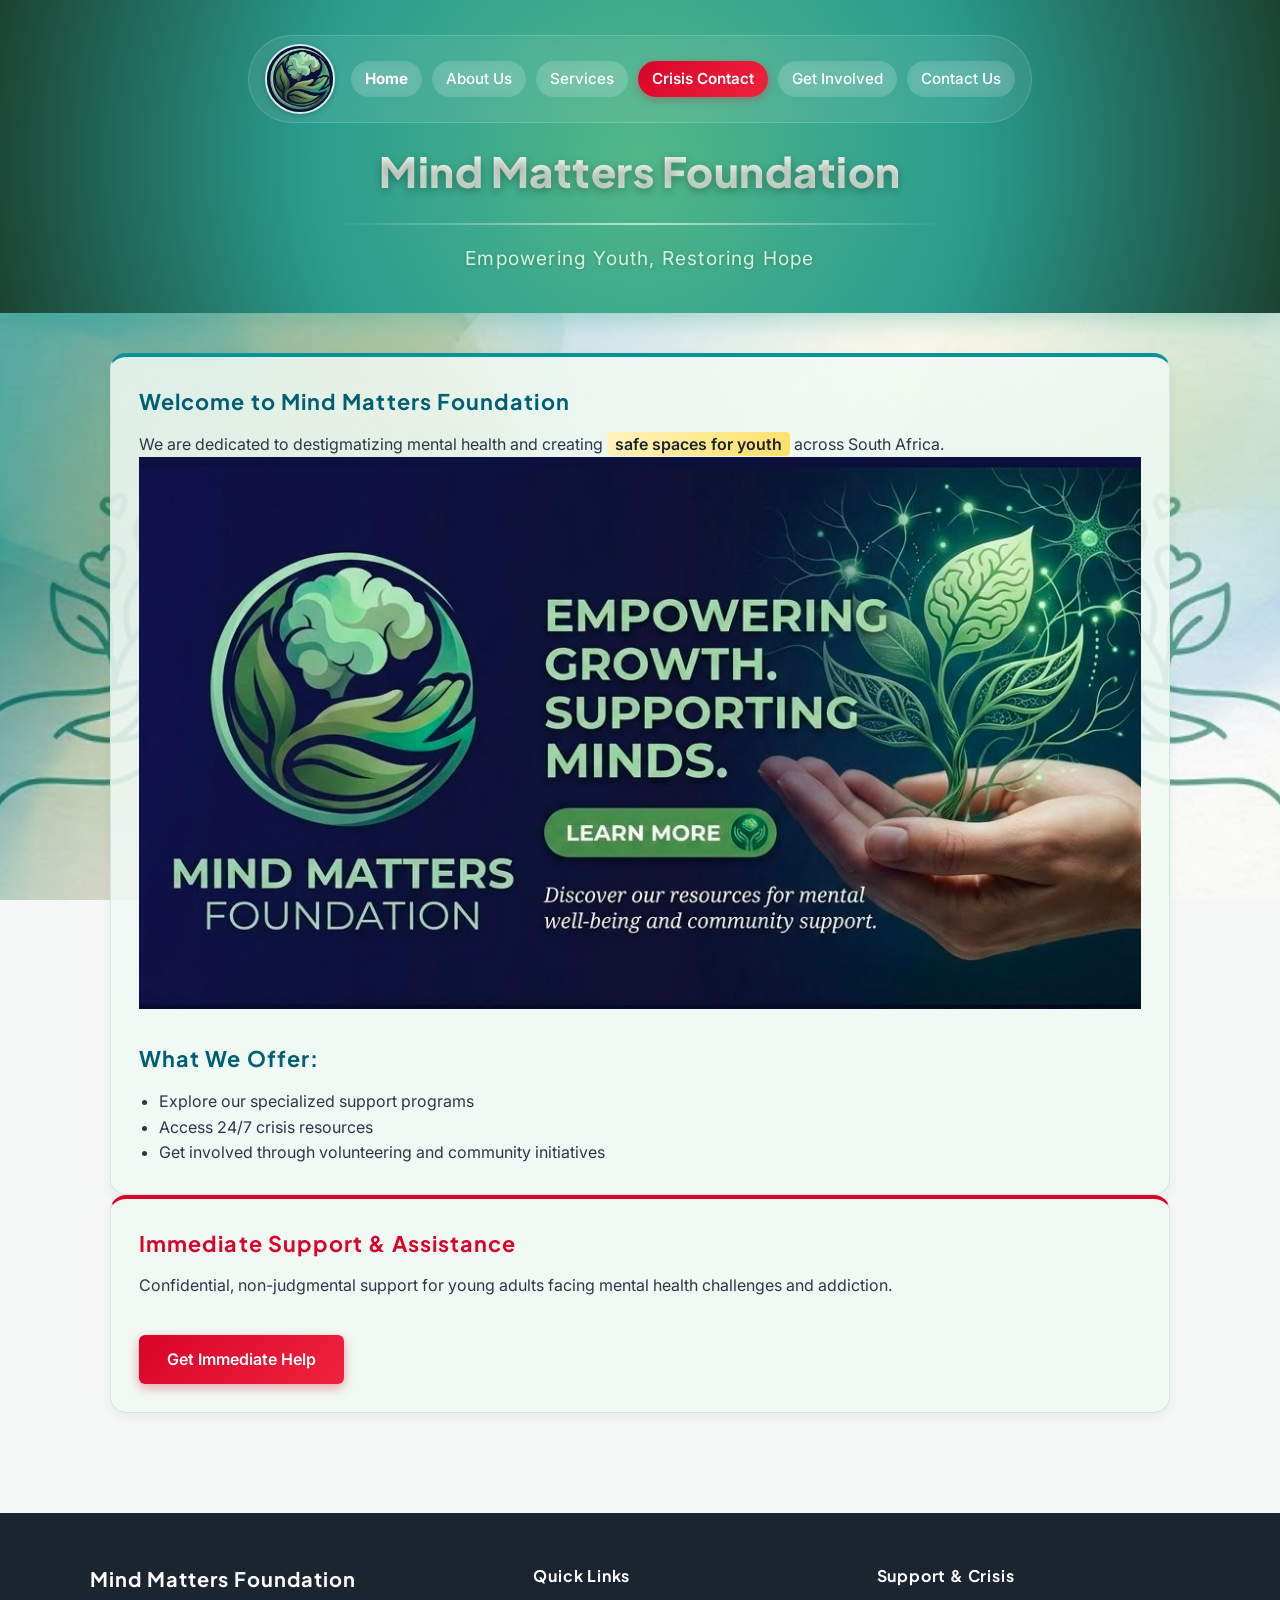
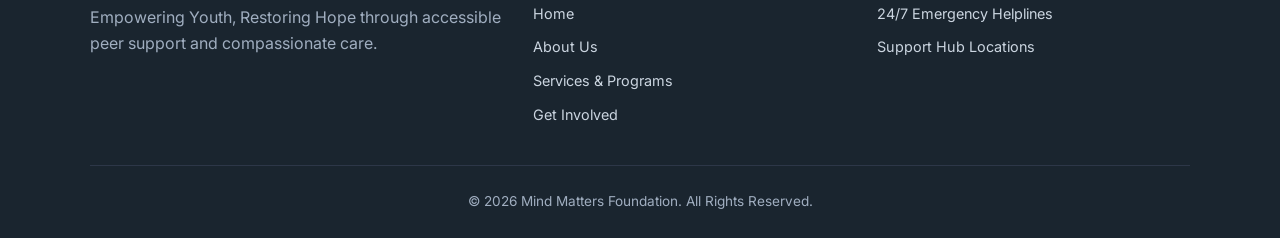
<file: index.html>
<!doctype html>
<html lang="en">
  <head>
    <meta charset="UTF-8" />
    <meta name="viewport" content="width=device-width, initial-scale=1.0" />
    <title>Mind Matters Foundation | Home</title>
    <!-- External CSS Stylesheet Reference -->
    <link rel="stylesheet" href="_css-assets/styles.css" />
  </head>

  <body>
    <!-- Site Header Container: Houses brand logo, primary navigation, and main title -->
    <header>
      <!-- Primary Navigation Bar -->
      <!-- Reference: W3C, 2026. HTML Semantic Elements - <nav> Usage. [online] Available at: https://www.w3.org/TR/html52/sections.html#the-nav-element [Accessed 20 August 2026]. -->
      <nav>
        <img
          src="_images/logo.jpeg"
          alt="Mind Matters Foundation Logo"
          width="100"
        />
        <a href="index.html"><strong>Home</strong></a>
        <a href="about.html">About Us</a>
        <a href="services.html">Services</a>
        <a href="crisis.html" class="nav-crisis-btn">Crisis Contact</a>
        <a href="enquiry.html">Get Involved</a>
        <a href="contact.html">Contact Us</a>
      </nav>

      <!-- Main Heading Banner -->
      <h1>Mind Matters Foundation</h1>
      <hr />
      <p><em>Empowering Youth, Restoring Hope</em></p>
    </header>

    <!-- Main Content Body -->
    <!-- Reference: MDN Web Docs, 2026. <main>: The Main Content element. [online] Available at: https://developer.mozilla.org/en-US/docs/Web/HTML/Element/main [Accessed 20 August 2026]. -->
    <main>
      <!-- Section 1: Welcome Overview Card -->
      <section class="card">
        <h2>Welcome to Mind Matters Foundation</h2>
        <p>
          We are dedicated to destigmatizing mental health and creating
          <mark>safe spaces for youth</mark> across South Africa.
        </p>

        <!-- Hero Banner Graphic -->
        <img
          src="_images/hero_banner.jpeg"
          alt="Youth Mental Health Support Banner"
        />

        <br /><br />
        <h3>What We Offer:</h3>
        <ul>
          <li>Explore our specialized support programs</li>
          <li>Access 24/7 crisis resources</li>
          <li>Get involved through volunteering and community initiatives</li>
        </ul>
      </section>

      <!-- Section 2: Immediate Support Callout Card -->
      <section class="card crisis-card">
        <h2>Immediate Support &amp; Assistance</h2>
        <p>
          Confidential, non-judgmental support for young adults facing mental
          health challenges and addiction.
        </p>
        <br />
        <p>
          <a href="crisis.html" class="btn-danger">Get Immediate Help</a>
        </p>
      </section>
    </main>

    <!-- Site Footer: Displays site-wide brand info, quick navigation links, and copyright -->
    <!-- Reference: GeeksforGeeks, 2026. HTML5 Footer Element. [online] Available at: https://www.geeksforgeeks.org/html5-footer-tag/ [Accessed 20 August 2026]. -->
    <footer>
      <div class="footer-container">
        <!-- Brand Summary Column -->
        <div class="footer-brand">
          <h4>Mind Matters Foundation</h4>
          <p>
            Empowering Youth, Restoring Hope through accessible peer support and
            compassionate care.
          </p>
        </div>
        <!-- Quick Links Column -->
        <div class="footer-links">
          <h5>Quick Links</h5>
          <ul>
            <li><a href="index.html">Home</a></li>
            <li><a href="about.html">About Us</a></li>
            <li><a href="services.html">Services &amp; Programs</a></li>
            <li><a href="enquiry.html">Get Involved</a></li>
          </ul>
        </div>
        <!-- Emergency Helplines Column -->
        <div class="footer-links">
          <h5>Support & Crisis</h5>
          <ul>
            <li><a href="crisis.html">24/7 Emergency Helplines</a></li>
            <li><a href="contact.html">Support Hub Locations</a></li>
          </ul>
        </div>
      </div>
      <!-- Copyright Notice -->
      <div class="footer-bottom">
        <p>&copy; 2026 Mind Matters Foundation. All Rights Reserved.</p>
      </div>
    </footer>
  </body>
</html>
</file>
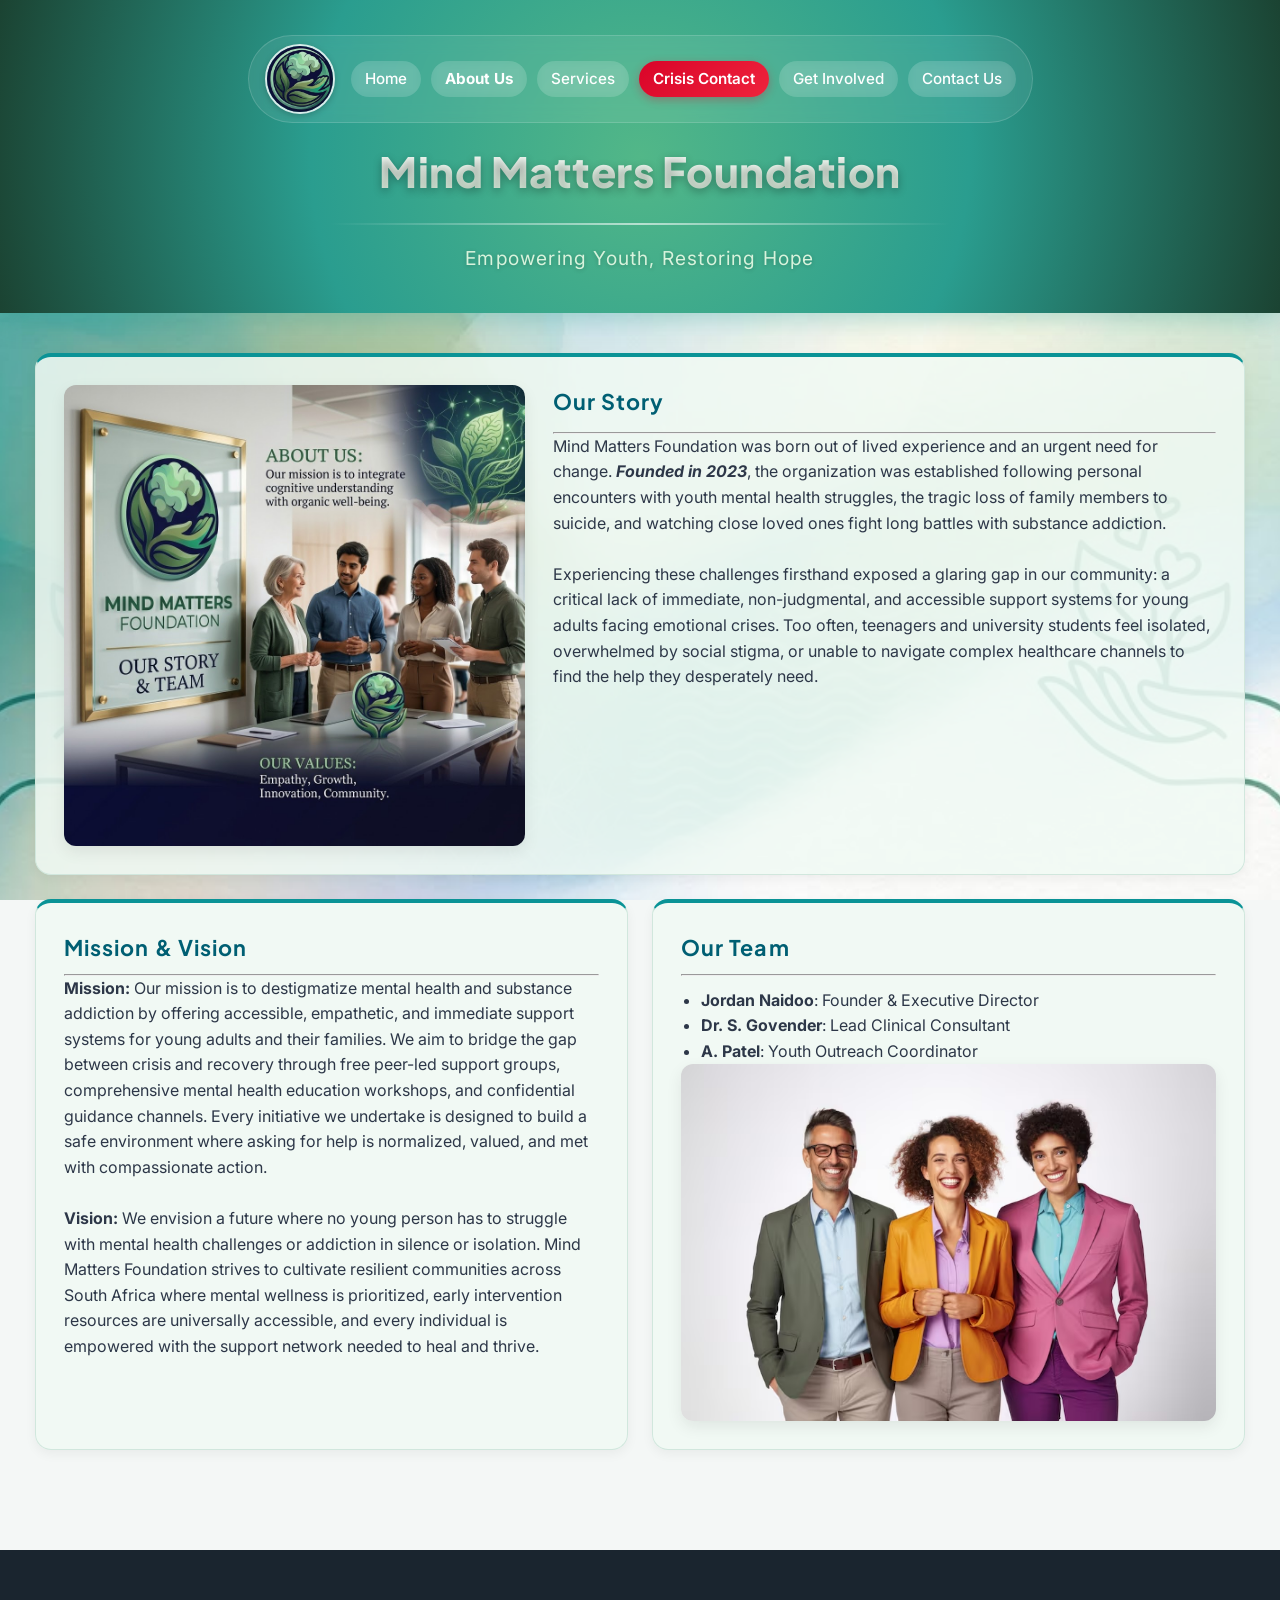
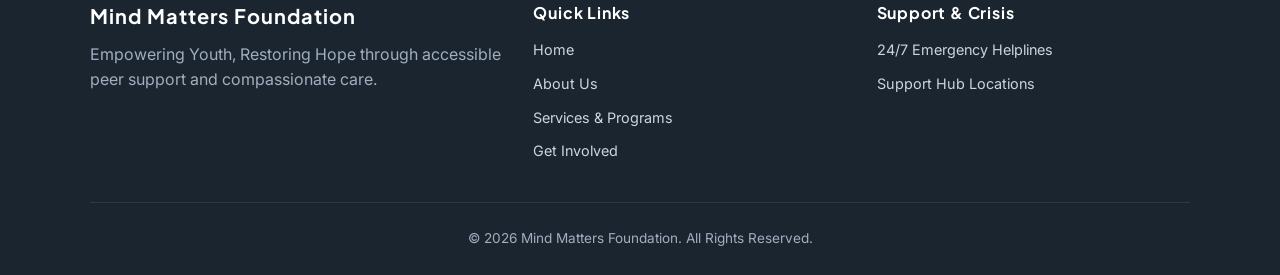
<file: about.html>
<!doctype html>
<html lang="en">

<head>
  <meta charset="UTF-8" />
  <meta name="viewport" content="width=device-width, initial-scale=1.0" />
  <title>Mind Matters Foundation | About Us</title>
  <!-- External CSS Stylesheet Reference -->
  <link rel="stylesheet" href="_css-assets/styles.css" />
</head>

<body>
  <!-- Site Header Container -->
  <header>
    <!-- Primary Navigation Menu -->
    <!-- Reference: W3C, 2026. HTML Semantic Elements - <nav> Usage. [online] Available at: https://www.w3.org/TR/html52/sections.html#the-nav-element [Accessed 20 August 2026]. -->
    <nav>
      <img src="_images/logo.jpeg" alt="Mind Matters Foundation Logo" width="30" />
      <a href="index.html">Home</a>
      <a href="about.html"><strong>About Us</strong></a>
      <a href="services.html">Services</a>
      <a href="crisis.html" class="nav-crisis-btn">Crisis Contact</a>
      <a href="enquiry.html">Get Involved</a>
      <a href="contact.html">Contact Us</a>
    </nav>

    <h1>Mind Matters Foundation</h1>
    <hr />
    <p><em>Empowering Youth, Restoring Hope</em></p>
  </header>

  <!-- Main Content Area: Structured 2-Column About Us Section -->
  <!-- Reference: MDN Web Docs, 2026. Structural Elements in HTML. [online] Available at: https://developer.mozilla.org/en-US/docs/Learn/HTML/Introduction_to_HTML/Document_and_element_structure [Accessed 20 August 2026]. -->
  <main class="about-main">
    <div class="about-container">
      <!-- Top Card: Picture and Our Story Combined -->
      <div class="card story-card">
        <div class="about-image">
          <img src="_images/about_us.jpg" alt="Employees and clients happily conversing in our office lobby" />
        </div>

        <div class="story-content">
          <section>
            <h2>Our Story</h2>
            <hr />
            <p>
              Mind Matters Foundation was born out of lived experience and an
              urgent need for change. <strong><em>Founded in 2023</em></strong>, the organization was
              established following personal encounters with youth mental
              health struggles, the tragic loss of family members to suicide,
              and watching close loved ones fight long battles with substance
              addiction.
            </p>
            <br />
            <p>
              Experiencing these challenges firsthand exposed a glaring gap in
              our community: a critical lack of immediate, non-judgmental, and
              accessible support systems for young adults facing emotional
              crises. Too often, teenagers and university students feel
              isolated, overwhelmed by social stigma, or unable to navigate
              complex healthcare channels to find the help they desperately
              need.
            </p>
          </section>
        </div>
      </div>

      <!-- Bottom Grid: Mission & Vision Card (Left) and Our Team Card (Right) -->
      <div class="about-grid">
        <!-- Card Left: Mission & Vision -->
        <div class="card mission-vision-card">
          <section>
            <h3>Mission & Vision</h3>
            <hr />
            <p>
              <strong>Mission:</strong> Our mission is to destigmatize mental
              health and substance addiction by offering accessible,
              empathetic, and immediate support systems for young adults and
              their families. We aim to bridge the gap between crisis and
              recovery through free peer-led support groups, comprehensive
              mental health education workshops, and confidential guidance
              channels. Every initiative we undertake is designed to build a
              safe environment where asking for help is normalized, valued,
              and met with compassionate action.
            </p>
            <br />
            <p>
              <strong>Vision:</strong> We envision a future where no young
              person has to struggle with mental health challenges or
              addiction in silence or isolation. Mind Matters Foundation
              strives to cultivate resilient communities across South Africa
              where mental wellness is prioritized, early intervention
              resources are universally accessible, and every individual is
              empowered with the support network needed to heal and thrive.
            </p>
          </section>
        </div>

        <!-- Card Right: Key Leadership Team List -->
        <div class="card team-card">
          <section>
            <h3>Our Team</h3>
            <hr />
            <ul>
              <li>
                <strong>Jordan Naidoo</strong>: Founder & Executive Director
              </li>
              <li>
                <strong>Dr. S. Govender</strong>: Lead Clinical Consultant
              </li>
              <li><strong>A. Patel</strong>: Youth Outreach Coordinator</li>
            </ul>

            <div class="team-image">
              <img src="_images/team.avif" alt="Our team">
          </section>
        </div>
      </div>
    </div>
  </main>

  <!-- Site Footer Component -->
  <!-- Reference: GeeksforGeeks, 2026. HTML5 Footer Element. [online] Available at: https://www.geeksforgeeks.org/html5-footer-tag/ [Accessed 20 August 2026]. -->
  <footer>
    <div class="footer-container">
      <div class="footer-brand">
        <h4>Mind Matters Foundation</h4>
        <p>
          Empowering Youth, Restoring Hope through accessible peer support and
          compassionate care.
        </p>
      </div>
      <div class="footer-links">
        <h5>Quick Links</h5>
        <ul>
          <li><a href="index.html">Home</a></li>
          <li><a href="about.html">About Us</a></li>
          <li><a href="services.html">Services &amp; Programs</a></li>
          <li><a href="enquiry.html">Get Involved</a></li>
        </ul>
      </div>
      <div class="footer-links">
        <h5>Support & Crisis</h5>
        <ul>
          <li><a href="crisis.html">24/7 Emergency Helplines</a></li>
          <li><a href="contact.html">Support Hub Locations</a></li>
        </ul>
      </div>
    </div>
    <div class="footer-bottom">
      <p>&copy; 2026 Mind Matters Foundation. All Rights Reserved.</p>
    </div>
  </footer>
</body>

</html>
</file>
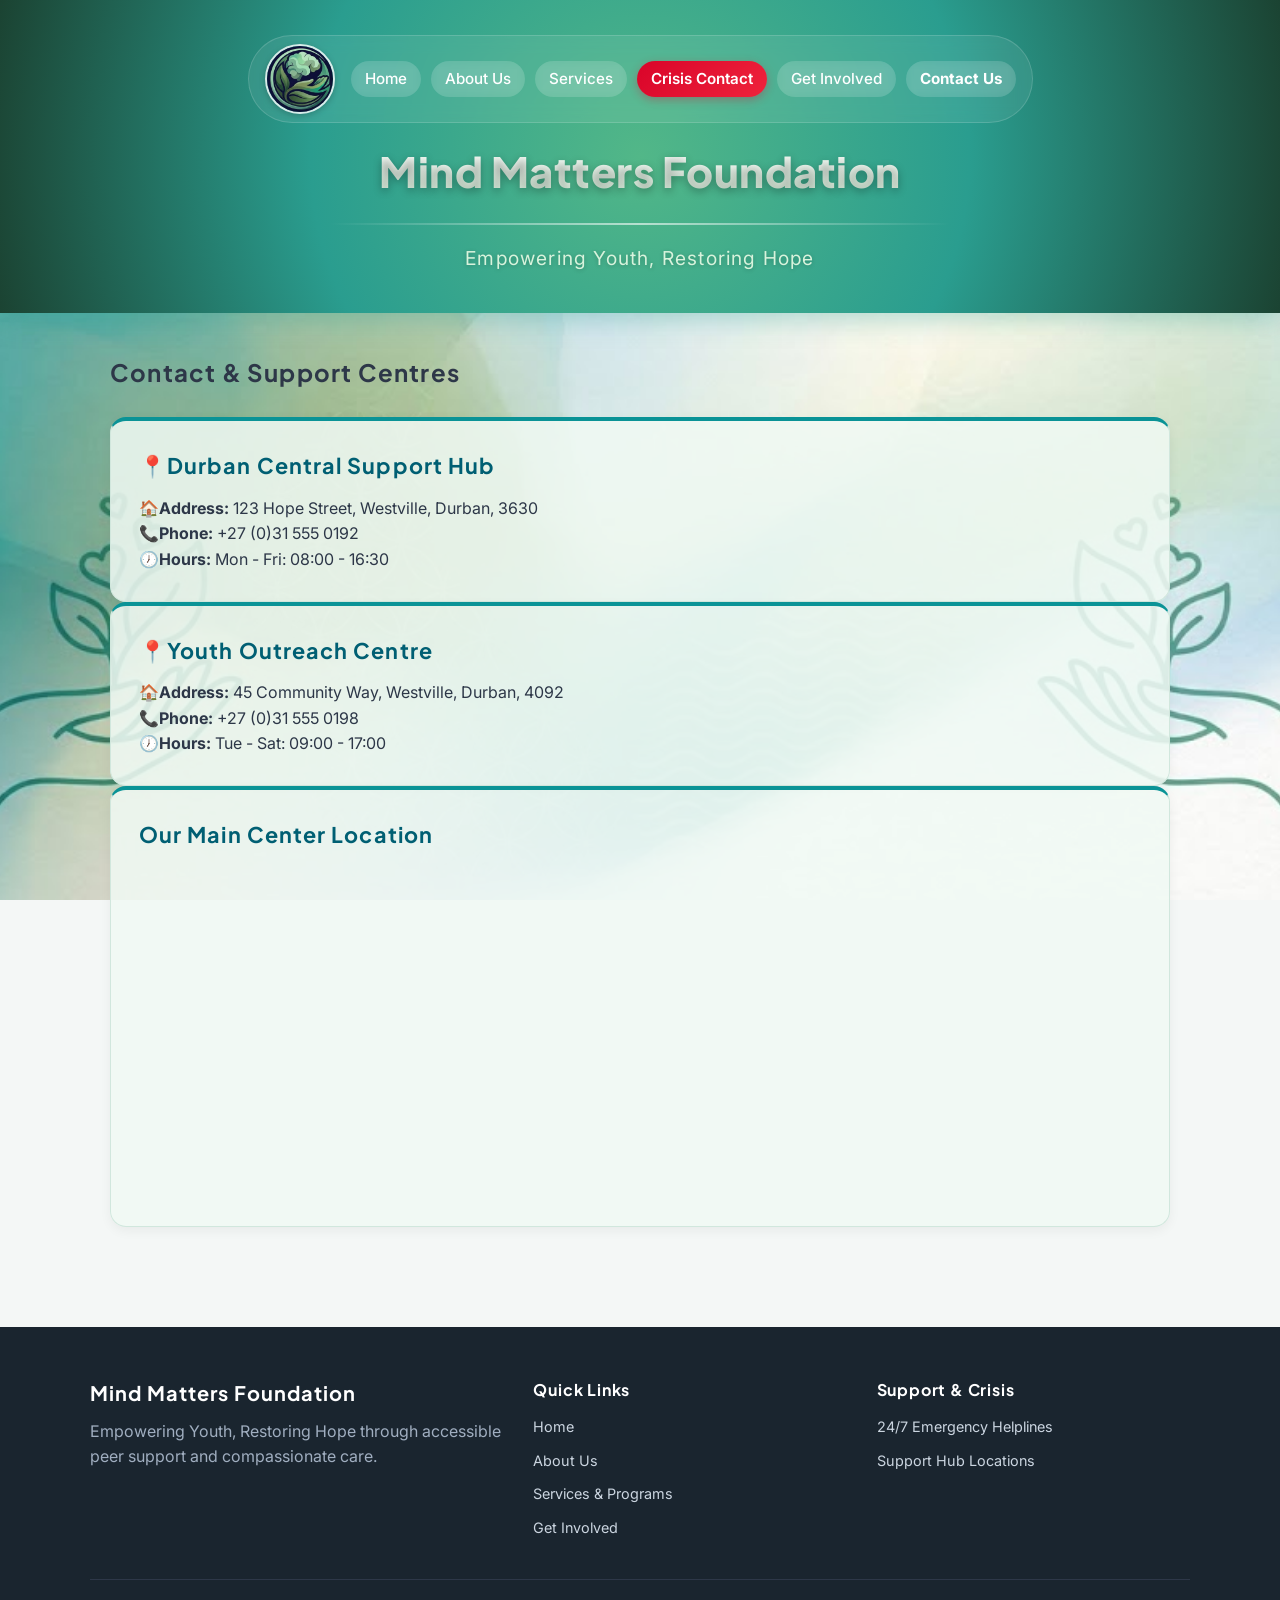
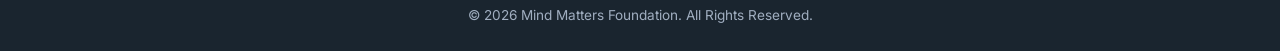
<file: contact.html>
<!doctype html>
<html lang="en">
  <head>
    <meta charset="UTF-8" />
    <meta name="viewport" content="width=device-width, initial-scale=1.0" />
    <title>Mind Matters Foundation | Contact Us</title>
    <!-- External CSS Stylesheet Reference -->
    <link rel="stylesheet" href="_css-assets/styles.css" />
  </head>
  <body>
    <!-- Site Header Container: Houses brand logo, primary navigation, and main title -->
    <header>
      <!-- Primary Navigation Bar -->
      <!-- Reference: W3C, 2026. HTML Semantic Elements - <nav> Usage. [online] Available at: https://www.w3.org/TR/html52/sections.html#the-nav-element [Accessed 20 August 2026]. -->
      <nav>
        <img
          src="_images/logo.jpeg"
          alt="Mind Matters Foundation Logo"
          width="30"
        />
        <a href="index.html">Home</a>
        <a href="about.html">About Us</a>
        <a href="services.html">Services</a>
        <a href="crisis.html" class="nav-crisis-btn">Crisis Contact</a>
        <a href="enquiry.html">Get Involved</a>
        <a href="contact.html"><strong>Contact Us</strong></a>
      </nav>

      <!-- Main Heading Banner -->
      <h1>Mind Matters Foundation</h1>
      <hr />
      <p><em>Empowering Youth, Restoring Hope</em></p>
    </header>

    <!-- Main Content Area: Support Center Locations and Interactive Map -->
    <!-- Reference: MDN Web Docs, 2026. <main>: The Main Content element. [online] Available at: https://developer.mozilla.org/en-US/docs/Web/HTML/Element/main [Accessed 20 August 2026]. -->
    <main>
      <h2>Contact & Support Centres</h2>
      <br />

      <!-- Hub 1: Main Support Hub Details Card -->
      <section class="card">
        <h3>📍Durban Central Support Hub</h3>
        <p>
          <strong>🏠Address:</strong> 123 Hope Street, Westville, Durban, 3630
        </p>
        <p><strong>📞Phone:</strong> +27 (0)31 555 0192</p>
        <p><strong>🕖Hours:</strong> Mon - Fri: 08:00 - 16:30</p>
      </section>

      <!-- Hub 2: Youth Outreach Centre Details Card -->
      <section class="card">
        <h3>📍Youth Outreach Centre</h3>
        <p>
          <strong>🏠Address:</strong> 45 Community Way, Westville, Durban, 4092
        </p>
        <p><strong>📞Phone:</strong> +27 (0)31 555 0198</p>
        <p><strong>🕖Hours:</strong> Tue - Sat: 09:00 - 17:00</p>
      </section>

      <!-- Interactive Map Section Card -->
      <!-- Reference: W3Schools, 2026. HTML Iframe Tag. [online] Available at: https://www.w3schools.com/tags/tag_iframe.asp [Accessed 20 August 2026]. -->
      <section class="card">
        <h3>Our Main Center Location</h3>
        <br />
        <iframe
          src="https://www.google.com/maps/embed?pb=!1m18!1m12!1m3!1d3460.0!2d30.9333!3d-29.8333!2m3!1f0!2f0!3f0!3m2!1i1024!2i768!4f13.1!3m3!1m2!1s0x0%3A0x0!2zMjk_NDknNTguOCJTIDMwwrA1NicwMC4wIkU!5e0!3m2!1sen!2sza!4v1620000000000"
          width="100%"
          height="300"
          style="border: 0; border-radius: 8px"
          loading="lazy"
        ></iframe>
      </section>
    </main>

    <!-- Site Footer Component: Multi-column navigation and legal notice -->
    <!-- Reference: GeeksforGeeks, 2026. HTML5 Footer Element. [online] Available at: https://www.geeksforgeeks.org/html5-footer-tag/ [Accessed 20 August 2026]. -->
    <footer>
      <div class="footer-container">
        <!-- Brand Summary Column -->
        <div class="footer-brand">
          <h4>Mind Matters Foundation</h4>
          <p>
            Empowering Youth, Restoring Hope through accessible peer support and
            compassionate care.
          </p>
        </div>
        <!-- Quick Links Column -->
        <div class="footer-links">
          <h5>Quick Links</h5>
          <ul>
            <li><a href="index.html">Home</a></li>
            <li><a href="about.html">About Us</a></li>
            <li><a href="services.html">Services &amp; Programs</a></li>
            <li><a href="enquiry.html">Get Involved</a></li>
          </ul>
        </div>
        <!-- Emergency Helplines Column -->
        <div class="footer-links">
          <h5>Support & Crisis</h5>
          <ul>
            <li><a href="crisis.html">24/7 Emergency Helplines</a></li>
            <li><a href="contact.html">Support Hub Locations</a></li>
          </ul>
        </div>
      </div>
      <!-- Copyright Notice -->
      <div class="footer-bottom">
        <p>&copy; 2026 Mind Matters Foundation. All Rights Reserved.</p>
      </div>
    </footer>
  </body>
</html>
</file>
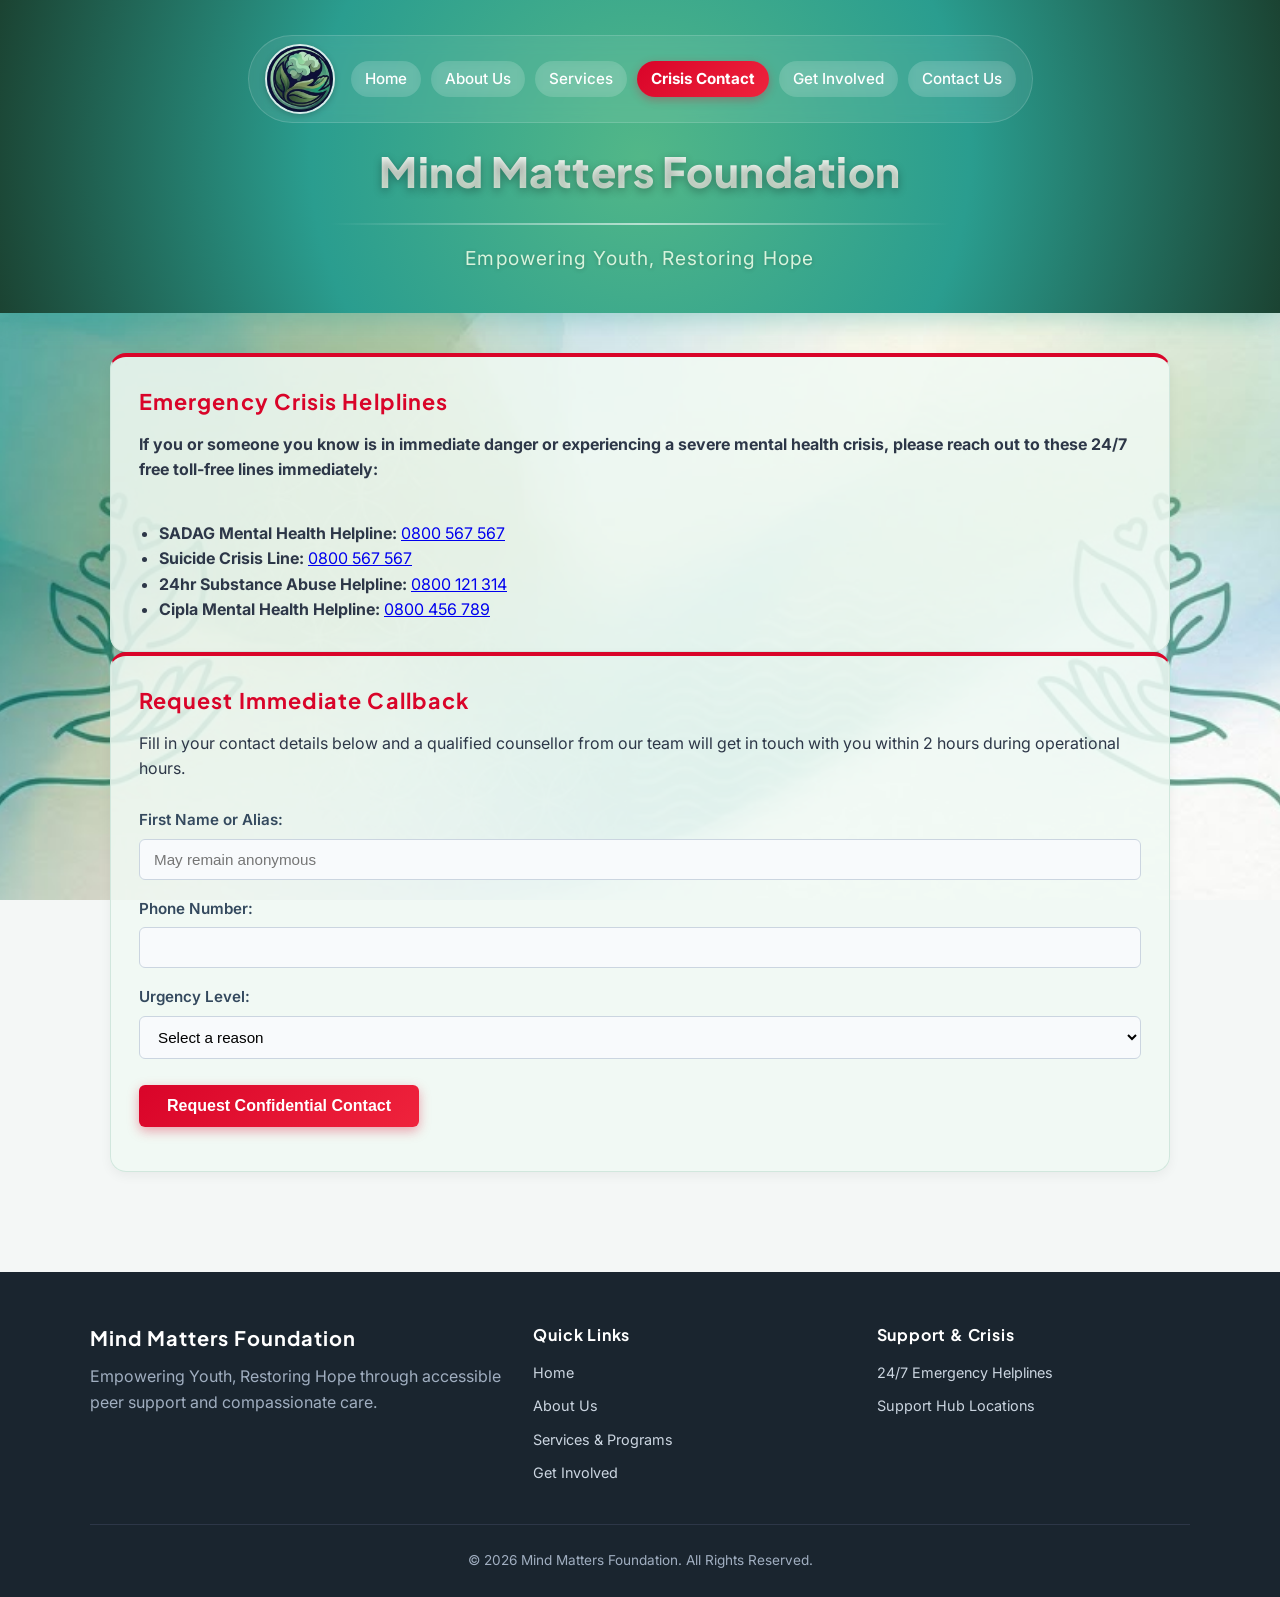
<file: crisis.html>
<!doctype html>
<html lang="en">
  <head>
    <meta charset="UTF-8" />
    <meta name="viewport" content="width=device-width, initial-scale=1.0" />
    <title>Mind Matters Foundation | Crisis Support</title>
    <!-- External CSS Stylesheet Reference -->
    <link rel="stylesheet" href="_css-assets/styles.css" />
  </head>

  <body>
    <!-- Site Header Container -->
    <header>
      <!-- Navigation Bar with Crisis Highlight -->
      <!-- Reference: W3C, 2026. HTML Semantic Elements - <nav> Usage. [online] Available at: https://www.w3.org/TR/html52/sections.html#the-nav-element [Accessed 20 August 2026]. -->
      <nav>
        <img
          src="_images/logo.jpeg"
          alt="Mind Matters Foundation Logo"
          width="30"
        />
        <a href="index.html">Home</a>
        <a href="about.html">About Us</a>
        <a href="services.html">Services</a>
        <a href="crisis.html" class="nav-crisis-btn"
          ><strong>Crisis Contact</strong></a
        >
        <a href="enquiry.html">Get Involved</a>
        <a href="contact.html">Contact Us</a>
      </nav>

      <h1>Mind Matters Foundation</h1>
      <hr />
      <p><em>Empowering Youth, Restoring Hope</em></p>
    </header>

    <!-- Main Content Area: Emergency Helplines & Callback Request -->
    <main>
      <!-- Section 1: Emergency Helplines List Card -->
      <section class="card crisis-card">
        <h2>Emergency Crisis Helplines</h2>
        <p>
          <strong>
            If you or someone you know is in immediate danger or experiencing a
            severe mental health crisis, please reach out to these 24/7 free
            toll-free lines immediately:
          </strong>
        </p>
        <br />
        <ul>
          <li>
            <strong>SADAG Mental Health Helpline:</strong>
            <a href="tel:0800567567">0800 567 567</a>
          </li>
          <li>
            <strong>Suicide Crisis Line:</strong>
            <a href="tel:0800567567">0800 567 567</a>
          </li>
          <li>
            <strong>24hr Substance Abuse Helpline:</strong>
            <a href="tel:0800121314">0800 121 314</a>
          </li>
          <li>
            <strong>Cipla Mental Health Helpline:</strong>
            <a href="tel:0800456789">0800 456 789</a>
          </li>
        </ul>
      </section>

      <!-- Section 2: Urgent Support Callback Request Form -->
      <!-- Reference: MDN Web Docs, 2026. HTML Forms: A good basis for accessibility. [online] Available at: https://developer.mozilla.org/en-US/docs/Learn/Accessibility/HTML [Accessed 20 August 2026]. -->
      <section class="card crisis-card">
        <h3>Request Immediate Callback</h3>
        <p>
          Fill in your contact details below and a qualified counsellor from our
          team will get in touch with you within 2 hours during operational
          hours.
        </p>
        <br />
        <form>
          <p>
            <label for="crisis-name">First Name or Alias:</label><br />
            <input
              type="text"
              id="crisis-name"
              name="crisis_name"
              placeholder="May remain anonymous"
            />
          </p>

          <p>
            <label for="crisis-phone">Phone Number:</label><br />
            <input type="tel" id="crisis-phone" name="crisis_phone" required />
          </p>

          <p>
            <label for="urgency">Urgency Level:</label><br />
            <select id="urgency" name="urgency" required>
              <option value="">Select a reason</option>
              <option value="high">High - I need help today</option>
              <option value="medium">
                Medium - Contact me within 24 hours
              </option>
            </select>
          </p>

          <p>
            <button type="submit" class="btn-danger">
              Request Confidential Contact
            </button>
          </p>
        </form>
      </section>
    </main>

    <!-- Site Footer Component -->
    <!-- Reference: GeeksforGeeks, 2026. HTML5 Footer Element. [online] Available at: https://www.geeksforgeeks.org/html5-footer-tag/ [Accessed 20 August 2026]. -->
    <footer>
      <div class="footer-container">
        <div class="footer-brand">
          <h4>Mind Matters Foundation</h4>
          <p>
            Empowering Youth, Restoring Hope through accessible peer support and
            compassionate care.
          </p>
        </div>
        <div class="footer-links">
          <h5>Quick Links</h5>
          <ul>
            <li><a href="index.html">Home</a></li>
            <li><a href="about.html">About Us</a></li>
            <li><a href="services.html">Services &amp; Programs</a></li>
            <li><a href="enquiry.html">Get Involved</a></li>
          </ul>
        </div>
        <div class="footer-links">
          <h5>Support & Crisis</h5>
          <ul>
            <li><a href="crisis.html">24/7 Emergency Helplines</a></li>
            <li><a href="contact.html">Support Hub Locations</a></li>
          </ul>
        </div>
      </div>
      <div class="footer-bottom">
        <p>&copy; 2026 Mind Matters Foundation. All Rights Reserved.</p>
      </div>
    </footer>
  </body>
</html>
</file>
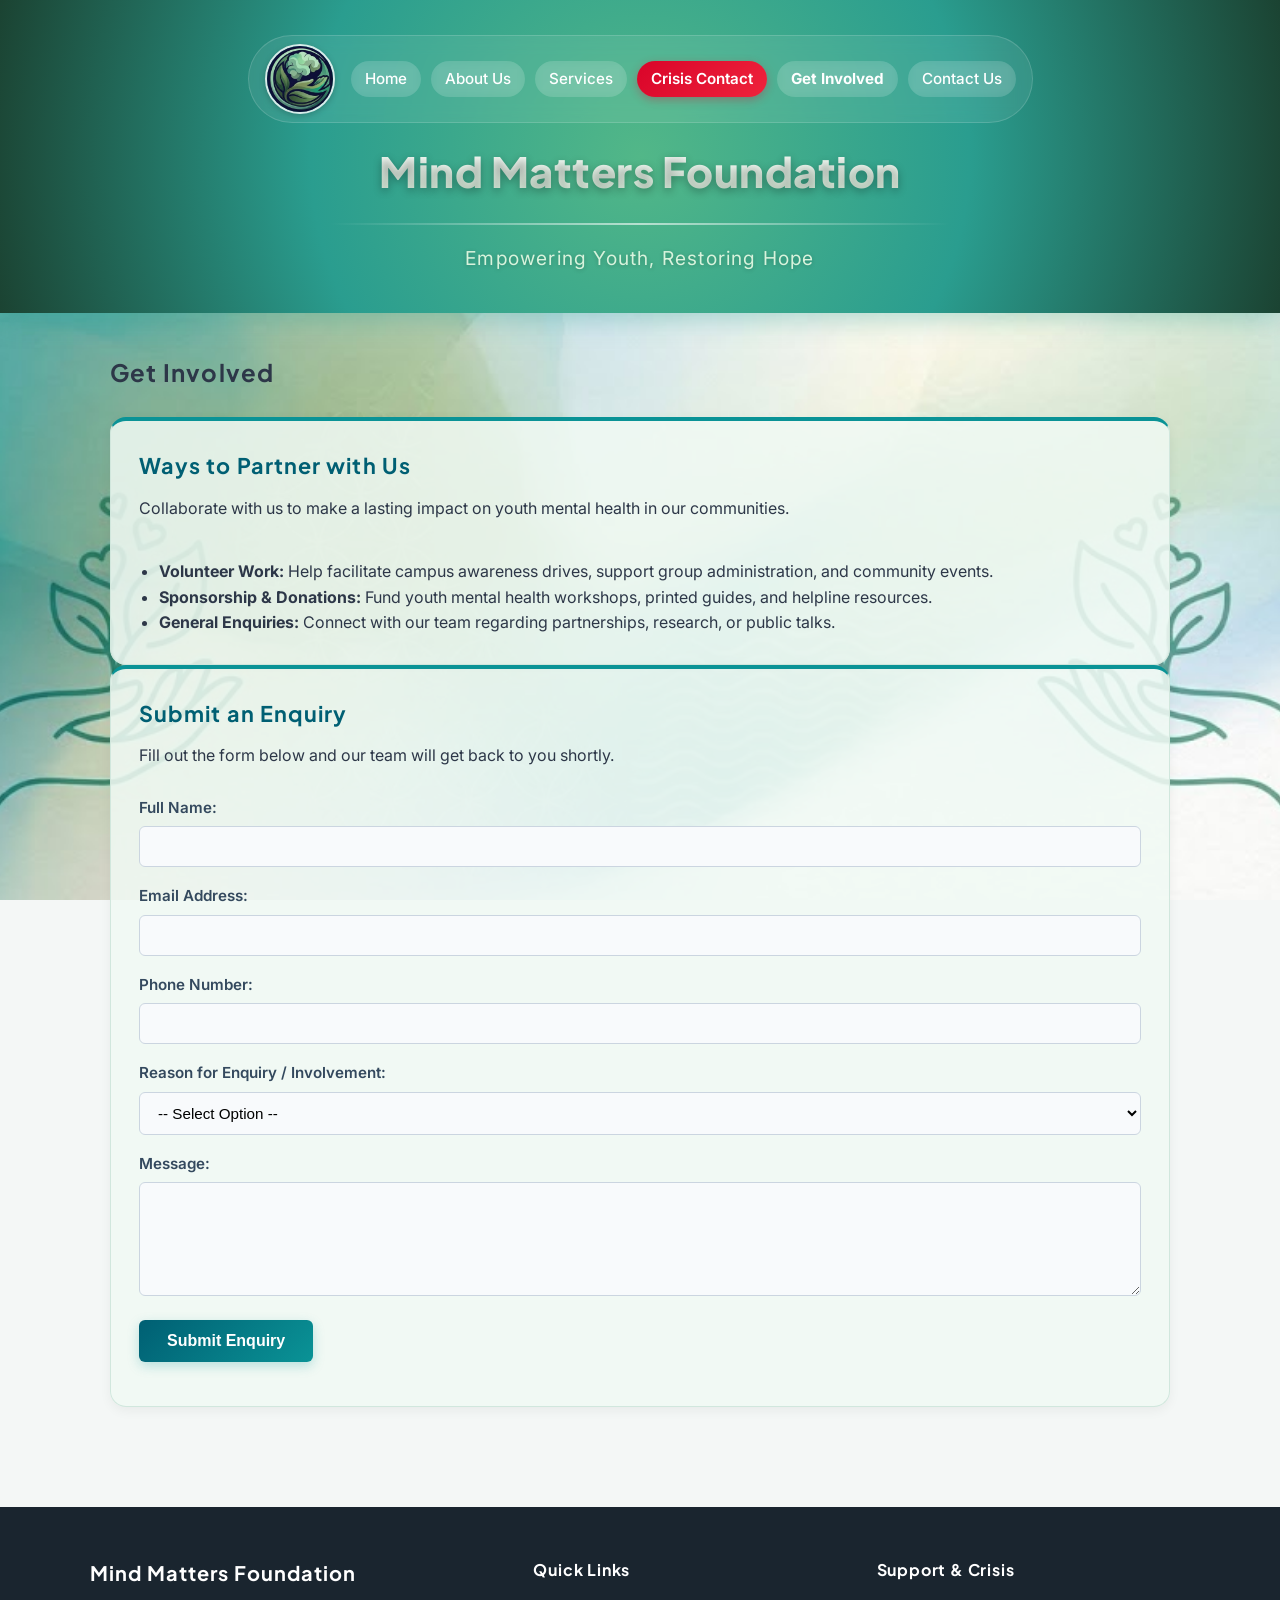
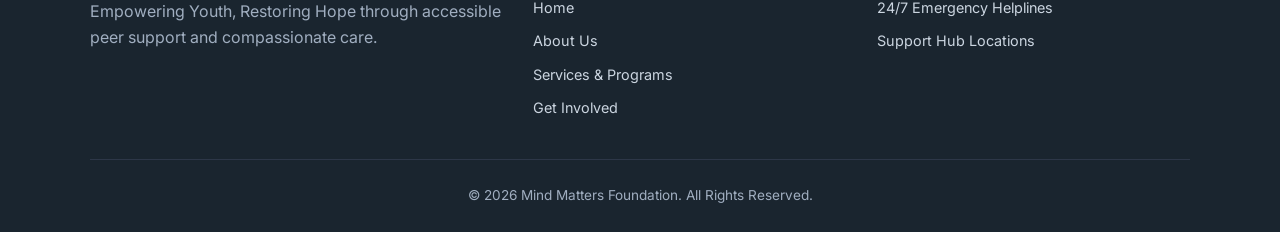
<file: enquiry.html>
<!doctype html>
<html lang="en">
  <head>
    <meta charset="UTF-8" />
    <meta name="viewport" content="width=device-width, initial-scale=1.0" />
    <title>Mind Matters Foundation | Enquiry</title>
    <!-- External CSS Stylesheet Reference -->
    <link rel="stylesheet" href="_css-assets/styles.css" />
  </head>

  <body>
    <!-- Site Header Container -->
    <header>
      <!-- Navigation Bar -->
      <!-- Reference: W3C, 2026. HTML Semantic Elements - <nav> Usage. [online] Available at: https://www.w3.org/TR/html52/sections.html#the-nav-element [Accessed 20 August 2026]. -->
      <nav>
        <img
          src="_images/logo.jpeg"
          alt="Mind Matters Foundation Logo"
          width="30"
        />
        <a href="index.html">Home</a>
        <a href="about.html">About Us</a>
        <a href="services.html">Services</a>
        <a href="crisis.html" class="nav-crisis-btn">Crisis Contact</a>
        <a href="enquiry.html"><strong>Get Involved</strong></a>
        <a href="contact.html">Contact Us</a>
      </nav>

      <h1>Mind Matters Foundation</h1>
      <hr />
      <p><em>Empowering Youth, Restoring Hope</em></p>
    </header>

    <!-- Main Content Area: Community Partnership & General Inquiry -->
    <main>
      <h2>Get Involved</h2>
      <br />

      <!-- Section 1: Partnership Opportunities Card -->
      <section class="card">
        <h3>Ways to Partner with Us</h3>
        <p>
          Collaborate with us to make a lasting impact on youth mental health in
          our communities.
        </p>
        <br />
        <ul>
          <li>
            <strong>Volunteer Work:</strong> Help facilitate campus awareness
            drives, support group administration, and community events.
          </li>
          <li>
            <strong>Sponsorship &amp; Donations:</strong> Fund youth mental
            health workshops, printed guides, and helpline resources.
          </li>
          <li>
            <strong>General Enquiries:</strong> Connect with our team regarding
            partnerships, research, or public talks.
          </li>
        </ul>
      </section>

      <!-- Section 2: General Enquiry Contact Form Card -->
      <!-- Reference: MDN Web Docs, 2026. HTML Forms: Building Accessible Forms. [online] Available at: https://developer.mozilla.org/en-US/docs/Learn/Forms/How_to_structure_a_web_form [Accessed 20 August 2026]. -->
      <section class="card">
        <h3>Submit an Enquiry</h3>
        <p>
          Fill out the form below and our team will get back to you shortly.
        </p>
        <br />

        <form action="#" method="post" id="enquiryForm">
          <p>
            <label for="fullname">Full Name:</label><br />
            <input type="text" id="fullname" name="fullname" required />
          </p>

          <p>
            <label for="email">Email Address:</label><br />
            <input type="email" id="email" name="email" required />
          </p>

          <p>
            <label for="phone">Phone Number:</label><br />
            <input type="tel" id="phone" name="phone" />
          </p>

          <p>
            <label for="enquiry-type">Reason for Enquiry / Involvement:</label
            ><br />
            <select id="enquiry-type" name="enquiry_type" required>
              <option value="">-- Select Option --</option>
              <option value="volunteer">Apply as a Volunteer</option>
              <option value="sponsor">Become a Sponsor / Partner</option>
              <option value="general">General Information Enquiry</option>
            </select>
          </p>

          <p>
            <label for="message">Message:</label><br />
            <textarea id="message" name="message" rows="5" required></textarea>
          </p>

          <p>
            <button type="submit">Submit Enquiry</button>
          </p>
        </form>
      </section>
    </main>

    <!-- Site Footer Component -->
    <!-- Reference: GeeksforGeeks, 2026. HTML5 Footer Element. [online] Available at: https://www.geeksforgeeks.org/html5-footer-tag/ [Accessed 20 August 2026]. -->
    <footer>
      <div class="footer-container">
        <div class="footer-brand">
          <h4>Mind Matters Foundation</h4>
          <p>
            Empowering Youth, Restoring Hope through accessible peer support and
            compassionate care.
          </p>
        </div>
        <div class="footer-links">
          <h5>Quick Links</h5>
          <ul>
            <li><a href="index.html">Home</a></li>
            <li><a href="about.html">About Us</a></li>
            <li><a href="services.html">Services &amp; Programs</a></li>
            <li><a href="enquiry.html">Get Involved</a></li>
          </ul>
        </div>
        <div class="footer-links">
          <h5>Support & Crisis</h5>
          <ul>
            <li><a href="crisis.html">24/7 Emergency Helplines</a></li>
            <li><a href="contact.html">Support Hub Locations</a></li>
          </ul>
        </div>
      </div>
      <div class="footer-bottom">
        <p>&copy; 2026 Mind Matters Foundation. All Rights Reserved.</p>
      </div>
    </footer>
  </body>
</html>
</file>
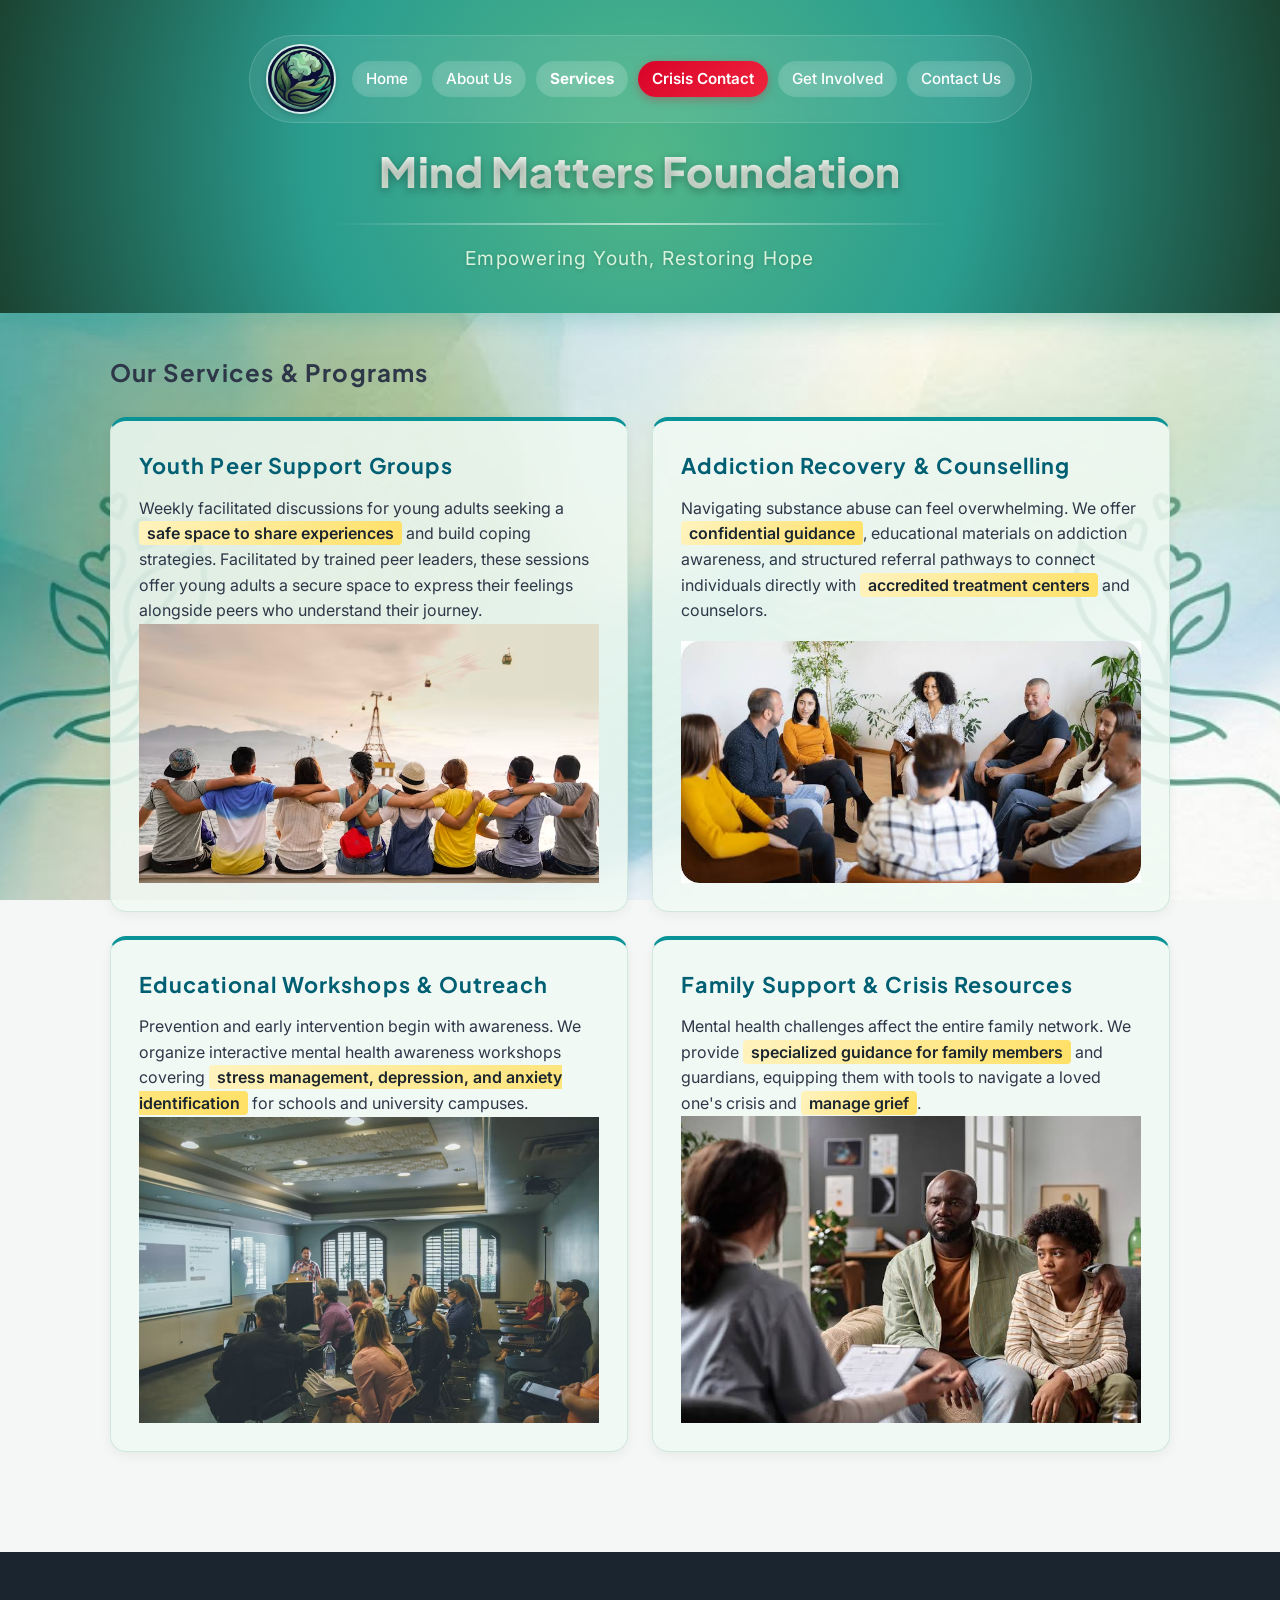
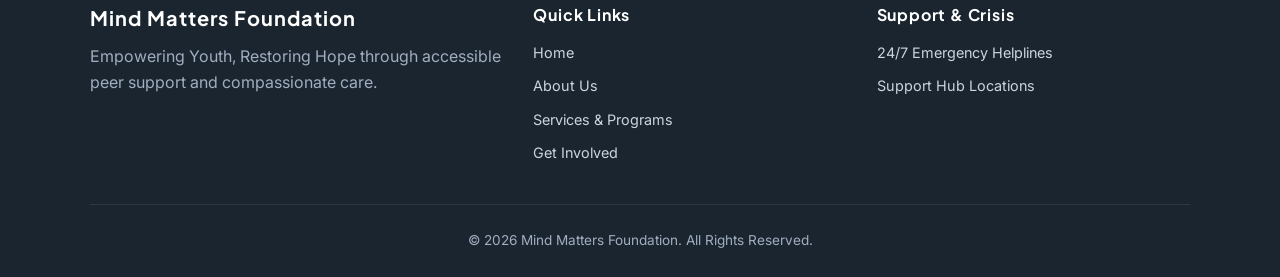
<file: services.html>
<!doctype html>
<html lang="en">
  <head>
    <meta charset="UTF-8" />
    <meta name="viewport" content="width=device-width, initial-scale=1.0" />
    <title>Mind Matters Foundation | Services</title>
    <!-- External CSS Stylesheet Reference -->
    <link rel="stylesheet" href="_css-assets/styles.css" />
  </head>

  <body>
    <!-- Site Header Container -->
    <header>
      <!-- Navigation Bar -->
      <!-- Reference: W3C, 2026. HTML Semantic Elements - <nav> Usage. [online] Available at: https://www.w3.org/TR/html52/sections.html#the-nav-element [Accessed 20 August 2026]. -->
      <nav>
        <img
          src="_images/logo.jpeg"
          alt="Mind Matters Foundation Logo"
          width="30"
        />
        <a href="index.html">Home</a>
        <a href="about.html">About Us</a>
        <a href="services.html"><strong>Services</strong></a>
        <a href="crisis.html" class="nav-crisis-btn">Crisis Contact</a>
        <a href="enquiry.html">Get Involved</a>
        <a href="contact.html">Contact Us</a>
      </nav>

      <h1>Mind Matters Foundation</h1>
      <hr />
      <p><em>Empowering Youth, Restoring Hope</em></p>
    </header>

    <!-- Main Content Area: Grid-based Services Display -->
    <!-- Reference: W3Schools, 2026. HTML Semantic Elements. [online] Available at: https://www.w3schools.com/html/html5_semantic_elements.asp [Accessed 20 August 2026]. -->
    <main>
      <h2>Our Services & Programs</h2>
      <br />

      <!-- 2x2 Grid Container: Wraps key foundation programs into individual cards -->
      <div class="services-grid">
        <!-- Service Card 1: Peer Support -->
        <section class="card">
          <div>
            <h3>Youth Peer Support Groups</h3>
            <p>
              Weekly facilitated discussions for young adults seeking a
              <mark>safe space to share experiences</mark> and build coping
              strategies. Facilitated by trained peer leaders, these sessions
              offer young adults a secure space to express their feelings
              alongside peers who understand their journey.
            </p>
          </div>
          <img
            src="_images/youth_peer_group.avif"
            alt="Youth peer support group"
          />
        </section>

        <!-- Service Card 2: Addiction Support -->
        <section class="card">
          <div>
            <h3>Addiction Recovery & Counselling</h3>
            <p>
              Navigating substance abuse can feel overwhelming. We offer
              <mark>confidential guidance</mark>, educational materials on
              addiction awareness, and structured referral pathways to connect
              individuals directly with
              <mark>accredited treatment centers</mark> and counselors.
            </p>
          </div>
          <img
            src="_images/addiction_recovery.jpg"
            alt="Addiction recovery support group"
          />
        </section>

        <!-- Service Card 3: Educational Outreach -->
        <section class="card">
          <div>
            <h3>Educational Workshops & Outreach</h3>
            <p>
              Prevention and early intervention begin with awareness. We
              organize interactive mental health awareness workshops covering
              <mark
                >stress management, depression, and anxiety identification</mark
              >
              for schools and university campuses.
            </p>
          </div>
          <img
            src="_images/educational_workshop.avif"
            alt="An educational workshop meeting"
          />
        </section>

        <!-- Service Card 4: Family Support -->
        <section class="card">
          <div>
            <h3>Family Support & Crisis Resources</h3>
            <p>
              Mental health challenges affect the entire family network. We
              provide <mark>specialized guidance for family members</mark> and
              guardians, equipping them with tools to navigate a loved one's
              crisis and <mark>manage grief</mark>.
            </p>
          </div>
          <img
            src="_images/family_support.jpg"
            alt="Family members supporting our clients"
          />
        </section>
      </div>
    </main>

    <!-- Site Footer Component -->
    <!-- Reference: GeeksforGeeks, 2026. HTML5 Footer Element. [online] Available at: https://www.geeksforgeeks.org/html5-footer-tag/ [Accessed 20 August 2026]. -->
    <footer>
      <div class="footer-container">
        <div class="footer-brand">
          <h4>Mind Matters Foundation</h4>
          <p>
            Empowering Youth, Restoring Hope through accessible peer support and
            compassionate care.
          </p>
        </div>
        <div class="footer-links">
          <h5>Quick Links</h5>
          <ul>
            <li><a href="index.html">Home</a></li>
            <li><a href="about.html">About Us</a></li>
            <li><a href="services.html">Services & Programs</a></li>
            <li><a href="enquiry.html">Get Involved</a></li>
          </ul>
        </div>
        <div class="footer-links">
          <h5>Support & Crisis</h5>
          <ul>
            <li><a href="crisis.html">24/7 Emergency Helplines</a></li>
            <li><a href="contact.html">Support Hub Locations</a></li>
          </ul>
        </div>
      </div>
      <div class="footer-bottom">
        <p>&copy; 2026 Mind Matters Foundation. All Rights Reserved.</p>
      </div>
    </footer>
  </body>
</html>
</file>
<file: _css-assets/styles.css>
/* ==========================================================================
   Import Google Fonts (Modern, Crisp Typography)
   ========================================================================== */
@import url("https://fonts.googleapis.com/css2?family=Plus+Jakarta+Sans:wght@400;500;600;700;800&family=Inter:wght@300;400;500;600&display=swap");

/* ==========================================================================
   Global Reset & Base Styles
   Reference: MDN Web Docs, 2026. CSS Box Sizing. [online] 
   Available at: https://developer.mozilla.org/en-US/docs/Web/CSS/box-sizing 
   [Accessed 20 August 2026].
   ========================================================================== */
* {
  box-sizing: border-box;
  margin: 0;
  padding: 0;
}

body {
  background-image: url("../_images/background.jpg");
  background-size: cover;
  background-position: center;
  background-repeat: no-repeat;
  background-attachment: fixed;
  font-family:
    "Inter",
    system-ui,
    -apple-system,
    BlinkMacSystemFont,
    "Segoe UI",
    Roboto,
    sans-serif;
  line-height: 1.6;
  background-color: #f4f7f6;
  color: #2d3748;
}

/* Base Typography Headings */
h1,
h2,
h3,
h4,
h5,
h6 {
  font-family: "Plus Jakarta Sans", "Inter", sans-serif;
  letter-spacing: 0.05em;
}

/* Highlight Tag */
mark {
  background: linear-gradient(120deg, #fff3bf 0%, #ffe066 100%);
  color: #1a252f;
  padding: 2px 8px;
  border-radius: 4px;
  font-weight: 600;
}

/* ==========================================================================
   Gradient Header & Navigation Menu
   Reference: W3C, 2026. CSS Images Module Level 3 - Radial Gradients. [online]
   Available at: https://www.w3.org/TR/css-images-3/#radial-gradients
   [Accessed 20 August 2026]. 
   ========================================================================== */
header {
  background: radial-gradient(
    circle at center,
    #52b788 0%,
    #2a9d8f 50%,
    #1b4332 100%
  );
  color: #ffffff;
  padding: 35px 20px 40px;
  text-align: center;
  margin-bottom: 40px;
  box-shadow: 0 6px 25px rgba(42, 157, 143, 0.35);
  position: relative;
  overflow: hidden;
}

header h1 {
  font-size: 2.6rem;
  font-weight: 800;
  margin-top: 15px;
  letter-spacing: 0.5px;
  text-shadow: 0 3px 8px rgba(0, 0, 0, 0.3);
  background: linear-gradient(180deg, #ffffff 0%, #d8f3dc 100%);
  background-clip: text;
  -webkit-background-clip: text;
  -webkit-text-fill-color: transparent;
}

header p em {
  font-style: normal;
  color: #d8f3dc;
  font-size: 1.2rem;
  font-weight: 400;
  letter-spacing: 1.2px;
  text-shadow: 0 1px 4px rgba(0, 0, 0, 0.2);
}

header hr {
  border: 0;
  height: 2px;
  background: linear-gradient(
    90deg,
    transparent,
    rgba(255, 255, 255, 0.6),
    transparent
  );
  margin: 18px auto;
  width: 50%;
}

/* Flexbox Navigation Layout */
/* Reference: MDN Web Docs, 2026. Basic concepts of flexbox. [online]
   Available at: https://developer.mozilla.org/en-US/docs/Web/CSS/CSS_flexible_box_layout/Basic_concepts_of_flexbox
   [Accessed 20 August 2026]. */
nav {
  display: flex;
  align-items: center;
  justify-content: center;
  gap: 10px;
  flex-wrap: wrap;
  padding: 8px 16px;
  background: rgba(255, 255, 255, 0.08);
  backdrop-filter: blur(8px);
  border-radius: 50px;
  max-width: fit-content;
  margin: 0 auto 15px auto;
  border: 1px solid rgba(255, 255, 255, 0.15);
}

nav img {
  border-radius: 50%;
  border: 2px solid rgba(255, 255, 255, 0.8);
  box-shadow: 0 2px 6px rgba(0, 0, 0, 0.2);
  margin-right: 6px;
  width: 70px;
  height: 70px;
  object-fit: cover;
  flex-shrink: 0;
}

nav a {
  color: #ffffff;
  text-decoration: none;
  font-weight: 500;
  font-size: 0.95rem;
  padding: 6px 14px;
  border-radius: 20px;
  background: rgba(255, 255, 255, 0.12);
  backdrop-filter: blur(4px);
  transition: all 0.25s cubic-bezier(0.4, 0, 0.2, 1);
}

nav a:hover {
  background: rgba(255, 255, 255, 0.3);
  transform: translateY(-1px);
}

/* Highlighted Crisis Navigation Link Button */
nav a.nav-crisis-btn {
  background: linear-gradient(135deg, #d90429 0%, #ef233c 100%);
  font-weight: 600;
  box-shadow: 0 3px 10px rgba(217, 4, 41, 0.3);
}

nav a.nav-crisis-btn:hover {
  background: linear-gradient(135deg, #ef233c 0%, #d90429 100%);
  box-shadow: 0 4px 14px rgba(217, 4, 41, 0.45);
}

/* ==========================================================================
   Layout Containers & Card Components
   Reference: W3Schools, 2026. CSS Card Design Guidelines. [online]
   Available at: https://www.w3schools.com/howto/howto_css_cards.asp
   [Accessed 20 August 2026].
   ========================================================================== */
main {
  max-width: 1100px;
  margin: 0 auto;
  padding: 0 20px 40px;
  animation: fadeIn 0.6s ease-out forwards;
}

main.about-main {
  max-width: 1250px;
}

@keyframes fadeIn {
  from {
    opacity: 0;
    transform: translateY(12px);
  }

  to {
    opacity: 1;
    transform: translateY(0);
  }
}

.card {
  background: #f0faf4db;
  border-radius: 16px;
  padding: 28px;
  margin-bottom: 0;
  box-shadow: 0 4px 12px rgba(0, 0, 0, 0.05);
  border: 1px solid #d1e7dd;
  border-top: 4px solid #0a9396;
  transition:
    transform 0.3s cubic-bezier(0.4, 0, 0.2, 1),
    box-shadow 0.3s cubic-bezier(0.4, 0, 0.2, 1),
    border-color 0.3s cubic-bezier(0.4, 0, 0.2, 1);
  overflow: hidden;
}

.card:hover {
  transform: translateY(-4px);
  box-shadow: 0 18px 30px -5px rgba(0, 0, 0, 0.1);
  border-color: rgba(10, 147, 150, 0.3);
}

/* Urgent Crisis Card Modification */
.card.crisis-card {
  border-top-color: #d90429;
}

.card h2,
.card h3 {
  color: #005f73;
  font-size: 1.35rem;
  margin-bottom: 12px;
}

.card.crisis-card h2,
.card.crisis-card h3 {
  color: #d90429;
}

/* Card Lists */
.card ul {
  padding-left: 20px;
  margin-top: 12px;
  line-height: 1.6;
}

/* Grid Layout for Services Page */
/* Reference: W3C, 2026. CSS Grid Layout Module Level 1. [online]
   Available at: https://www.w3.org/TR/css-grid-1/
   [Accessed 20 August 2026]. */
.services-grid {
  display: grid;
  grid-template-columns: repeat(2, 1fr);
  gap: 24px;
}

.services-grid .card {
  display: flex;
  flex-direction: column;
  justify-content: space-between;
}

/* ==========================================================================
   About Us Page Structure
   ========================================================================== */
.about-container {
  display: flex;
  flex-direction: column;
  gap: 24px;
}

/* Top Combined Story Card */
.story-card {
  display: flex;
  align-items: flex-start;
  gap: 28px;
}

.about-image {
  flex: 0 0 40%;
}

.about-image img {
  width: 100%;
  height: auto;
  border-radius: 12px;
  display: block;
  box-shadow: 0 6px 16px rgba(0, 0, 0, 0.08);
}

.story-content {
  flex: 1;
}

/* Bottom Grid Layout for Mission/Vision & Team */
.about-grid {
  display: grid;
  grid-template-columns: 1fr 1fr;
  /* Two equal side-by-side columns */
  gap: 24px;
}

.mission-vision-card h3,
.team-card h3 {
  color: #005f73;
  margin-top: 0;
  margin-bottom: 8px;
}

.team-image {
  flex: 0 0 40%;
}

.team-image img {
  width: 100%;
  height: auto;
  border-radius: 12px;
  display: block;
  box-shadow: 0 6px 16px rgba(0, 0, 0, 0.08);
}

/* ==========================================================================
   Form Controls & Button Styles
   Reference: MDN Web Docs, 2026. Styling Web Forms. [online]
   Available at: https://developer.mozilla.org/en-US/docs/Learn/Forms/Styling_web_forms
   [Accessed 20 August 2026].
   ========================================================================== */
form p {
  margin-bottom: 16px;
}

label {
  font-weight: 600;
  color: #34495e;
  font-size: 0.95rem;
}

input[type="text"],
input[type="email"],
input[type="tel"],
select,
textarea {
  width: 100%;
  padding: 11px 14px;
  margin-top: 6px;
  border: 1px solid #cbd5e0;
  border-radius: 6px;
  font-size: 0.95rem;
  background-color: #f8fafc;
  transition: all 0.25s cubic-bezier(0.4, 0, 0.2, 1);
}

input:focus,
select:focus,
textarea:focus {
  outline: none;
  border-color: #0a9396;
  background-color: #ffffff;
  box-shadow: 0 0 0 3px rgba(10, 147, 150, 0.2);
}

button,
.btn-primary {
  display: inline-block;
  text-decoration: none;
  background: linear-gradient(135deg, #005f73 0%, #0a9396 100%);
  color: white;
  border: none;
  padding: 12px 28px;
  font-size: 1rem;
  font-weight: 600;
  border-radius: 6px;
  cursor: pointer;
  box-shadow: 0 4px 12px rgba(10, 147, 150, 0.25);
  transition: all 0.25s cubic-bezier(0.4, 0, 0.2, 1);
}

button:hover,
.btn-primary:hover {
  transform: translateY(-1px);
  box-shadow: 0 6px 16px rgba(10, 147, 150, 0.35);
}

/* Emergency Callout Red Button Class */
a.btn-danger,
button.btn-danger,
.btn-danger {
  display: inline-block;
  text-decoration: none;
  background: linear-gradient(135deg, #d90429 0%, #ef233c 100%);
  color: #ffffff !important;
  padding: 12px 28px;
  font-size: 1rem;
  font-weight: 600;
  border: none;
  border-radius: 6px;
  cursor: pointer;
  text-align: center;
  box-shadow: 0 4px 12px rgba(217, 4, 41, 0.35);
  transition: all 0.25s cubic-bezier(0.4, 0, 0.2, 1);
  margin-top: 10px;
}

a.btn-danger:hover,
button.btn-danger:hover,
.btn-danger:hover {
  background: linear-gradient(135deg, #ef233c 0%, #d90429 100%);
  transform: translateY(-2px);
  box-shadow: 0 6px 16px rgba(217, 4, 41, 0.5);
  color: #ffffff !important;
}

/* ==========================================================================
   Multi-Column Site Footer Component
   Reference: GeeksforGeeks, 2026. Creating Modern Footers using CSS Flexbox. [online]
   Available at: https://www.geeksforgeeks.org/how-to-create-a-footer-using-html-and-css/
   [Accessed 20 August 2026].
   ========================================================================== */
footer {
  background: #1a252f;
  color: #a0aec0;
  padding: 50px 20px 25px;
  margin-top: 60px;
}

.footer-container {
  max-width: 1100px;
  margin: 0 auto;
  display: flex;
  justify-content: space-between;
  flex-wrap: wrap;
  gap: 30px;
  padding-bottom: 30px;
  border-bottom: 1px solid #2d3748;
}

.footer-brand {
  flex: 1 1 300px;
}

.footer-brand h4 {
  color: #ffffff;
  font-size: 1.25rem;
  margin-bottom: 10px;
}

.footer-links {
  flex: 1 1 200px;
}

.footer-links h5 {
  color: #ffffff;
  font-size: 1rem;
  margin-bottom: 12px;
}

.footer-links ul {
  list-style: none;
}

.footer-links li {
  margin-bottom: 8px;
}

.footer-links a {
  color: #cbd5e0;
  text-decoration: none;
  font-size: 0.9rem;
  transition: color 0.25s cubic-bezier(0.4, 0, 0.2, 1);
}

.footer-links a:hover {
  color: #94d2bd;
}

.footer-bottom {
  text-align: center;
  padding-top: 25px;
  font-size: 0.85rem;
}

/* ==========================================================================
   Responsive Image Auto-Scaling & Media Query Breakpoints
   Reference: MDN Web Docs, 2026. Using Media Queries. [online]
   Available at: https://developer.mozilla.org/en-US/docs/Web/CSS/CSS_media_queries/Using_media_queries
   [Accessed 20 August 2026].
   ========================================================================== */

/* Universal Responsive Image Scaling */
img,
.card img {
  max-width: 100%;
  height: auto;
  object-fit: contain;
}

/* Tablet & Mobile Layout Adaptations */
@media (max-width: 768px) {
  .story-card {
    flex-direction: column;
  }

  .about-image {
    width: 100%;
  }

  .about-grid {
    grid-template-columns: 1fr;
  }

  .services-grid {
    grid-template-columns: 1fr;
  }
}
</file>
